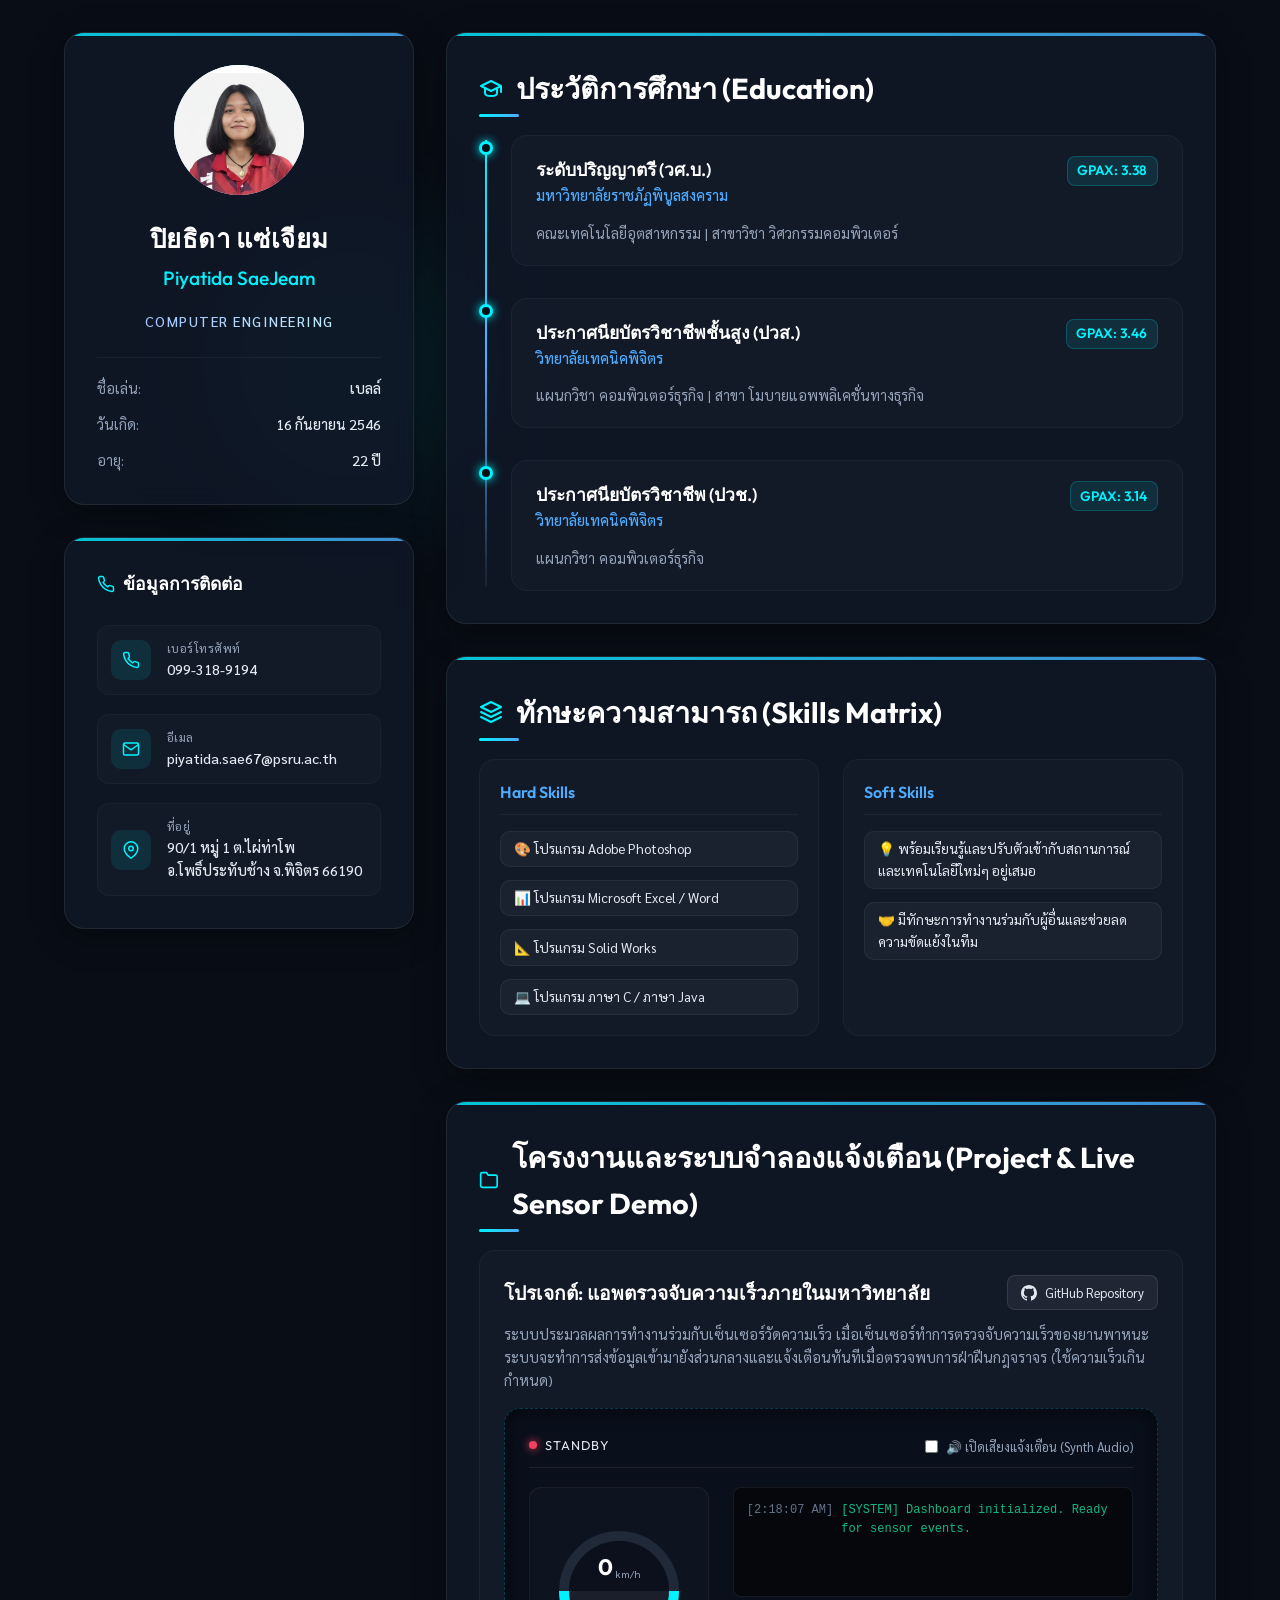
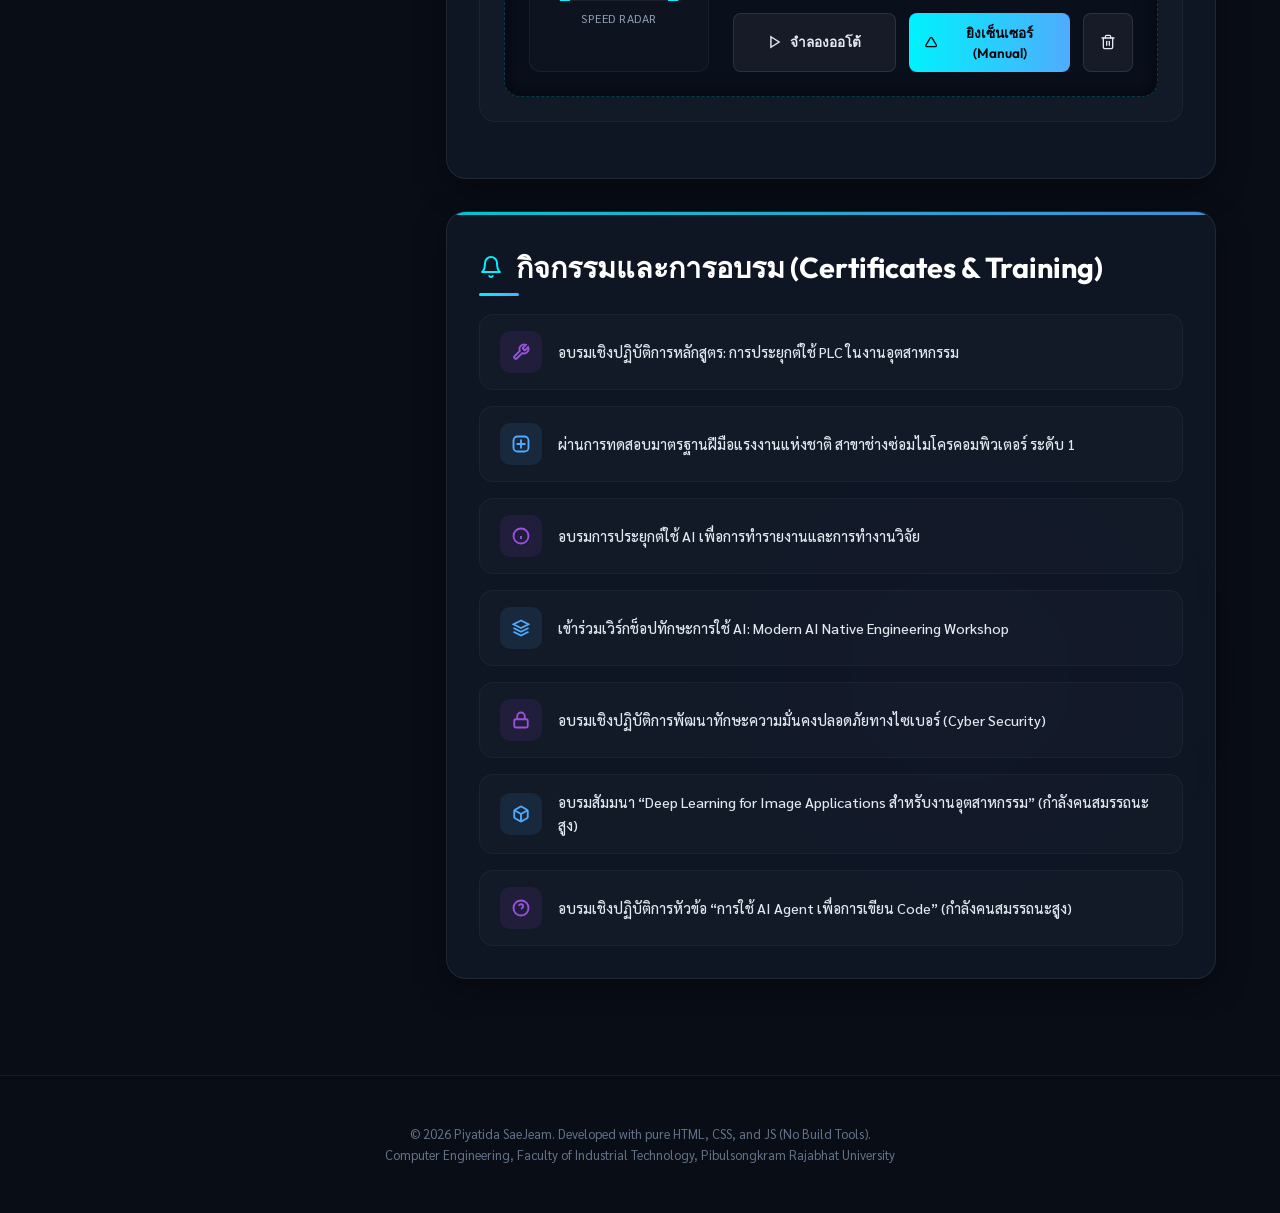
<file: index.html>
<!DOCTYPE html>
<html lang="th">
<head>
    <meta charset="UTF-8">
    <meta name="viewport" content="width=device-width, initial-scale=1.0">
    <meta name="description" content="แฟ้มสะสมผลงาน (Portfolio) และประวัติส่วนตัวของ ปิยธิดา แซ่เจียม (Piyatida SaeJeam) วิศวกรรมคอมพิวเตอร์">
    <meta name="author" content="Piyatida SaeJeam">
    <title>Piyatida SaeJeam | Interactive CV & Portfolio</title>
    
    <!-- Link to external styles -->
    <link rel="stylesheet" href="style.css">
</head>
<body>

    <div class="container">
        
        <!-- SIDEBAR CONTAINER -->
        <aside class="sidebar">
            
            <!-- Profile Card -->
            <div class="panel profile-card">
                <div class="profile-avatar-container">
                    <div class="profile-avatar-glow"></div>
                    <img src="profile.png?v=2" alt="ปิยธิดา แซ่เจียม (Piyatida SaeJeam)" class="profile-avatar">
                </div>
                
                <h1 class="profile-name-th">ปิยธิดา แซ่เจียม</h1>
                <div class="profile-name-en">Piyatida SaeJeam</div>
                <div class="profile-title">Computer Engineering</div>
                
                
                <div class="quick-info-list">
                    <div class="quick-info-item">
                        <span class="quick-info-label">ชื่อเล่น:</span>
                        <span class="quick-info-val">เบลล์</span>
                    </div>
                    <div class="quick-info-item">
                        <span class="quick-info-label">วันเกิด:</span>
                        <span class="quick-info-val">16 กันยายน 2546</span>
                    </div>
                    <div class="quick-info-item">
                        <span class="quick-info-label">อายุ:</span>
                        <span class="quick-info-val">22 ปี</span>
                    </div>
                </div>
            </div>
            
            <!-- Contact Panel -->
            <div class="panel contact-section">
                <h2 class="section-title-sm">
                    <svg width="18" height="18" viewBox="0 0 24 24" fill="none" stroke="currentColor" stroke-width="2" stroke-linecap="round" stroke-linejoin="round"><path d="M22 16.92v3a2 2 0 0 1-2.18 2 19.79 19.79 0 0 1-8.63-3.07 19.5 19.5 0 0 1-6-6 19.79 19.79 0 0 1-3.07-8.67A2 2 0 0 1 4.11 2h3a2 2 0 0 1 2 1.72 12.84 12.84 0 0 0 .7 2.81 2 2 0 0 1-.45 2.11L8.09 9.91a16 16 0 0 0 6 6l1.27-1.27a2 2 0 0 1 2.11-.45 12.84 12.84 0 0 0 2.81.7A2 2 0 0 1 22 16.92z"/></svg>
                    ข้อมูลการติดต่อ
                </h2>
                
                <a href="tel:0993189194" class="contact-link" id="contact-phone">
                    <div class="contact-icon">
                        <svg width="18" height="18" viewBox="0 0 24 24" fill="none" stroke="currentColor" stroke-width="2"><path d="M22 16.92v3a2 2 0 0 1-2.18 2 19.79 19.79 0 0 1-8.63-3.07 19.5 19.5 0 0 1-6-6 19.79 19.79 0 0 1-3.07-8.67A2 2 0 0 1 4.11 2h3a2 2 0 0 1 2 1.72 12.84 12.84 0 0 0 .7 2.81 2 2 0 0 1-.45 2.11L8.09 9.91a16 16 0 0 0 6 6l1.27-1.27a2 2 0 0 1 2.11-.45 12.84 12.84 0 0 0 2.81.7A2 2 0 0 1 22 16.92z"/></svg>
                    </div>
                    <div class="contact-details">
                        <span class="contact-label">เบอร์โทรศัพท์</span>
                        <span class="contact-value">099-318-9194</span>
                    </div>
                </a>
                
                <a href="mailto:piyatida.sae67@psru.ac.th" class="contact-link" id="contact-email">
                    <div class="contact-icon">
                        <svg width="18" height="18" viewBox="0 0 24 24" fill="none" stroke="currentColor" stroke-width="2"><path d="M4 4h16c1.1 0 2 .9 2 2v12c0 1.1-.9 2-2 2H4c-1.1 0-2-.9-2-2V6c0-1.1.9-2 2-2z"/><polyline points="22,6 12,13 2,6"/></svg>
                    </div>
                    <div class="contact-details">
                        <span class="contact-label">อีเมล</span>
                        <span class="contact-value">piyatida.sae67@psru.ac.th</span>
                    </div>
                </a>
                
                <div class="contact-link" style="cursor: default;" id="contact-address">
                    <div class="contact-icon">
                        <svg width="18" height="18" viewBox="0 0 24 24" fill="none" stroke="currentColor" stroke-width="2"><path d="M21 10c0 7-9 13-9 13s-9-6-9-13a9 9 0 0 1 18 0z"/><circle cx="12" cy="10" r="3"/></svg>
                    </div>
                    <div class="contact-details">
                        <span class="contact-label">ที่อยู่</span>
                        <span class="contact-value">90/1 หมู่ 1 ต.ไผ่ท่าโพ อ.โพธิ์ประทับช้าง จ.พิจิตร 66190</span>
                    </div>
                </div>
            </div>
            
        </aside>
        
        <!-- MAIN CONTENT CONTAINER -->
        <main class="main-content">
            
            <!-- Education Section -->
            <section class="panel" id="education-section">
                <h2 class="section-title">
                    <svg width="24" height="24" viewBox="0 0 24 24" fill="none" stroke="currentColor" stroke-width="2" stroke-linecap="round" stroke-linejoin="round"><path d="M22 10v6M2 10l10-5 10 5-10 5z"/><path d="M6 12v5c0 2 2 3 6 3s6-1 6-3v-5"/></svg>
                    ประวัติการศึกษา (Education)
                </h2>
                
                <div class="timeline">
                    <!-- Bachelor's -->
                    <div class="timeline-item">
                        <div class="timeline-dot"></div>
                        <div class="timeline-card">
                            <div class="timeline-header">
                                <div>
                                    <h3 class="degree-title">ระดับปริญญาตรี (วศ.บ.)</h3>
                                    <div class="institution">มหาวิทยาลัยราชภัฏพิบูลสงคราม</div>
                                </div>
                                <span class="gpa-badge">GPAX: 3.38</span>
                            </div>
                            <div class="education-details">
                                คณะเทคโนโลยีอุตสาหกรรม | สาขาวิชา วิศวกรรมคอมพิวเตอร์
                            </div>
                        </div>
                    </div>
                    
                    <!-- High Vocational -->
                    <div class="timeline-item">
                        <div class="timeline-dot"></div>
                        <div class="timeline-card">
                            <div class="timeline-header">
                                <div>
                                    <h3 class="degree-title">ประกาศนียบัตรวิชาชีพชั้นสูง (ปวส.)</h3>
                                    <div class="institution">วิทยาลัยเทคนิคพิจิตร</div>
                                </div>
                                <span class="gpa-badge">GPAX: 3.46</span>
                            </div>
                            <div class="education-details">
                                แผนกวิชา คอมพิวเตอร์ธุรกิจ | สาขา โมบายแอพพลิเคชั่นทางธุรกิจ
                            </div>
                        </div>
                    </div>
                    
                    <!-- Vocational -->
                    <div class="timeline-item">
                        <div class="timeline-dot"></div>
                        <div class="timeline-card">
                            <div class="timeline-header">
                                <div>
                                    <h3 class="degree-title">ประกาศนียบัตรวิชาชีพ (ปวช.)</h3>
                                    <div class="institution">วิทยาลัยเทคนิคพิจิตร</div>
                                </div>
                                <span class="gpa-badge">GPAX: 3.14</span>
                            </div>
                            <div class="education-details">
                                แผนกวิชา คอมพิวเตอร์ธุรกิจ
                            </div>
                        </div>
                    </div>
                </div>
            </section>
            
            <!-- Skills Section -->
            <section class="panel" id="skills-section">
                <h2 class="section-title">
                    <svg width="24" height="24" viewBox="0 0 24 24" fill="none" stroke="currentColor" stroke-width="2" stroke-linecap="round" stroke-linejoin="round"><polygon points="12 2 2 7 12 12 22 7 12 2"/><polyline points="2 17 12 22 22 17"/><polyline points="2 12 12 17 22 12"/></svg>
                    ทักษะความสามารถ (Skills Matrix)
                </h2>
                
                <div class="skills-grid">
                    <!-- Hard Skills -->
                    <div class="skill-category">
                        <h3 class="skill-category-title">Hard Skills</h3>
                        <div class="skill-list" style="flex-direction: column; align-items: flex-start; gap: 0.8rem;">
                            <span class="skill-tag" style="width: 100%;">🎨 โปรแกรม Adobe Photoshop</span>
                            <span class="skill-tag" style="width: 100%;">📊 โปรแกรม Microsoft Excel / Word</span>
                            <span class="skill-tag" style="width: 100%;">📐 โปรแกรม Solid Works</span>
                            <span class="skill-tag" style="width: 100%;">💻 โปรแกรม ภาษา C / ภาษา Java</span>
                        </div>
                    </div>
                    
                    <!-- Soft Skills -->
                    <div class="skill-category">
                        <h3 class="skill-category-title">Soft Skills</h3>
                        <div class="skill-list" style="flex-direction: column; align-items: flex-start; gap: 0.8rem;">
                            <span class="skill-tag" style="width: 100%;">💡 พร้อมเรียนรู้และปรับตัวเข้ากับสถานการณ์และเทคโนโลยีใหม่ๆ อยู่เสมอ</span>
                            <span class="skill-tag" style="width: 100%;">🤝 มีทักษะการทำงานร่วมกับผู้อื่นและช่วยลดความขัดแย้งในทีม</span>
                        </div>
                    </div>
                </div>
            </section>
            
            <!-- Project & Interactive Live Dashboard Section -->
            <section class="panel" id="project-section">
                <h2 class="section-title">
                    <svg width="24" height="24" viewBox="0 0 24 24" fill="none" stroke="currentColor" stroke-width="2" stroke-linecap="round" stroke-linejoin="round"><path d="M22 19a2 2 0 0 1-2 2H4a2 2 0 0 1-2-2V5a2 2 0 0 1 2-2h5l2 3h9a2 2 0 0 1 2 2z"/></svg>
                    โครงงานและระบบจำลองแจ้งเตือน (Project & Live Sensor Demo)
                </h2>
                
                <div class="project-card">
                    <div class="project-header">
                        <h3 class="project-title">โปรเจกต์: แอพตรวจจับความเร็วภายในมหาวิทยาลัย</h3>
                        <a href="https://github.com/little082003/ProjectV.4/tree/main" target="_blank" class="github-btn" rel="noopener noreferrer">
                            <svg width="16" height="16" viewBox="0 0 24 24" fill="currentColor"><path d="M12 0c-6.626 0-12 5.373-12 12 0 5.302 3.438 9.8 8.207 11.387.599.111.793-.261.793-.577v-2.234c-3.338.726-4.033-1.416-4.033-1.416-.546-1.387-1.333-1.756-1.333-1.756-1.089-.745.083-.729.083-.729 1.205.084 1.839 1.237 1.839 1.237 1.07 1.834 2.807 1.304 3.492.997.107-.775.418-1.305.762-1.604-2.665-.305-5.467-1.334-5.467-5.931 0-1.311.469-2.381 1.236-3.221-.124-.303-.535-1.524.117-3.176 0 0 1.008-.322 3.301 1.23.957-.266 1.983-.399 3.003-.404 1.02.005 2.047.138 3.006.404 2.291-1.552 3.297-1.23 3.297-1.23.653 1.653.242 2.874.118 3.176.77.84 1.235 1.911 1.235 3.221 0 4.609-2.807 5.624-5.479 5.921.43.372.823 1.102.823 2.222v3.293c0 .319.192.694.801.576 4.765-1.589 8.199-6.086 8.199-11.386 0-6.627-5.373-12-12-12z"/></svg>
                            GitHub Repository
                        </a>
                    </div>
                    <p class="project-desc">
                        ระบบประมวลผลการทำงานร่วมกับเซ็นเซอร์วัดความเร็ว เมื่อเซ็นเซอร์ทำการตรวจจับความเร็วของยานพาหนะ
                        ระบบจะทำการส่งข้อมูลเข้ามายังส่วนกลางและแจ้งเตือนทันทีเมื่อตรวจพบการฝ่าฝืนกฎจราจร (ใช้ความเร็วเกินกำหนด)
                    </p>
                    
                    <!-- SENSOR DASHBOARD WIDGET -->
                    <div class="sensor-dashboard">
                        <div class="dashboard-title-bar">
                            <span class="dashboard-status">
                                <span class="status-dot" id="status-dot"></span>
                                <span id="status-text">STANDBY</span>
                            </span>
                            
                            <!-- Sound control toggle -->
                            <label class="audio-toggle-container">
                                <input type="checkbox" id="audio-toggle">
                                🔊 เปิดเสียงแจ้งเตือน (Synth Audio)
                            </label>
                        </div>
                        
                        <div class="dashboard-grid">
                            <!-- Gauge -->
                            <div class="sensor-gauge-container">
                                <div class="gauge-wrapper">
                                    <div class="gauge-body"></div>
                                    <div class="gauge-fill" id="gauge-fill"></div>
                                    <div class="gauge-cover">
                                        <span class="gauge-value" id="gauge-value">0</span>
                                        <span class="gauge-unit">km/h</span>
                                    </div>
                                </div>
                                <span class="gauge-label">Speed Radar</span>
                            </div>
                            
                            <!-- Console & Buttons -->
                            <div class="sensor-controls">
                                <div class="console-container" id="console-logs">
                                    <!-- Log messages injected here -->
                                </div>
                                
                                <div class="control-buttons">
                                    <button class="btn btn-secondary" id="btn-simulate" title="Toggle automatic sensor trigger simulation">
                                        <svg width="14" height="14" viewBox="0 0 24 24" fill="none" stroke="currentColor" stroke-width="2.5"><polygon points="5 3 19 12 5 21 5 3"/></svg>
                                        จำลองออโต้
                                    </button>
                                    <button class="btn btn-primary" id="btn-trigger" title="Force trigger a speed violation immediately">
                                        <svg width="14" height="14" viewBox="0 0 24 24" fill="none" stroke="currentColor" stroke-width="2.5"><path d="M10.29 3.86L1.82 18a2 2 0 0 0 1.71 3h16.94a2 2 0 0 0 1.71-3L13.71 3.86a2 2 0 0 0-3.42 0z"/></svg>
                                        ยิงเซ็นเซอร์ (Manual)
                                    </button>
                                    <button class="btn btn-secondary" id="btn-clear" style="flex: 0 0 50px; padding: 0;" title="Clear console logs">
                                        <svg width="16" height="16" viewBox="0 0 24 24" fill="none" stroke="currentColor" stroke-width="2" stroke-linecap="round" stroke-linejoin="round"><polyline points="3 6 5 6 21 6"/><path d="M19 6v14a2 2 0 0 1-2 2H7a2 2 0 0 1-2-2V6m3 0V4a2 2 0 0 1 2-2h4a2 2 0 0 1 2 2v2"/><line x1="10" y1="11" x2="10" y2="17"/><line x1="14" y1="11" x2="14" y2="17"/></svg>
                                    </button>
                                </div>
                            </div>
                        </div>
                    </div>
                </div>
            </section>
            
            <!-- Activities Section -->
            <section class="panel" id="activities-section">
                <h2 class="section-title">
                    <svg width="24" height="24" viewBox="0 0 24 24" fill="none" stroke="currentColor" stroke-width="2" stroke-linecap="round" stroke-linejoin="round"><path d="M18 8A6 6 0 0 0 6 8c0 7-3 9-3 9h18s-3-2-3-9"/><path d="M13.73 21a2 2 0 0 1-3.46 0"/></svg>
                    กิจกรรมและการอบรม (Certificates & Training)
                </h2>
                
                <div class="activities-grid">
                    <div class="activity-card">
                        <div class="activity-badge">
                            <svg width="18" height="18" viewBox="0 0 24 24" fill="none" stroke="currentColor" stroke-width="2.5"><path d="M14.7 6.3a1 1 0 0 0 0 1.4l1.6 1.6a1 1 0 0 0 1.4 0l3.77-3.77a6 6 0 0 1-7.94 7.94l-6.91 6.91a2.12 2.12 0 0 1-3-3l6.91-6.91a6 6 0 0 1 7.94-7.94l-3.76 3.76z"/></svg>
                        </div>
                        <div class="activity-info">
                            <div class="activity-title">อบรมเชิงปฏิบัติการหลักสูตร: การประยุกต์ใช้ PLC ในงานอุตสาหกรรม</div>
                        </div>
                    </div>
                    
                    <div class="activity-card">
                        <div class="activity-badge">
                            <svg width="18" height="18" viewBox="0 0 24 24" fill="none" stroke="currentColor" stroke-width="2.5"><rect x="2" y="2" width="20" height="20" rx="5.5" ry="5.5"/><path d="M12 18V6M6 12h12"/></svg>
                        </div>
                        <div class="activity-info">
                            <div class="activity-title">ผ่านการทดสอบมาตรฐานฝีมือแรงงานแห่งชาติ สาขาช่างซ่อมไมโครคอมพิวเตอร์ ระดับ 1</div>
                        </div>
                    </div>
                    
                    <div class="activity-card">
                        <div class="activity-badge">
                            <svg width="18" height="18" viewBox="0 0 24 24" fill="none" stroke="currentColor" stroke-width="2.5"><circle cx="12" cy="12" r="10"/><path d="M12 16v-4M12 8h.01"/></svg>
                        </div>
                        <div class="activity-info">
                            <div class="activity-title">อบรมการประยุกต์ใช้ AI เพื่อการทำรายงานและการทำงานวิจัย</div>
                        </div>
                    </div>
                    
                    <div class="activity-card">
                        <div class="activity-badge">
                            <svg width="18" height="18" viewBox="0 0 24 24" fill="none" stroke="currentColor" stroke-width="2.5"><polygon points="12 2 2 7 12 12 22 7 12 2"/><polyline points="2 17 12 22 22 17"/><polyline points="2 12 12 17 22 12"/></svg>
                        </div>
                        <div class="activity-info">
                            <div class="activity-title">เข้าร่วมเวิร์กช็อปทักษะการใช้ AI: Modern AI Native Engineering Workshop</div>
                        </div>
                    </div>
                    
                    <div class="activity-card">
                        <div class="activity-badge">
                            <svg width="18" height="18" viewBox="0 0 24 24" fill="none" stroke="currentColor" stroke-width="2.5"><rect x="3" y="11" width="18" height="11" rx="2" ry="2"/><path d="M7 11V7a5 5 0 0 1 10 0v4"/></svg>
                        </div>
                        <div class="activity-info">
                            <div class="activity-title">อบรมเชิงปฏิบัติการพัฒนาทักษะความมั่นคงปลอดภัยทางไซเบอร์ (Cyber Security)</div>
                        </div>
                    </div>
                    
                    <div class="activity-card">
                        <div class="activity-badge">
                            <svg width="18" height="18" viewBox="0 0 24 24" fill="none" stroke="currentColor" stroke-width="2.5"><path d="M21 16V8a2 2 0 0 0-1-1.73l-7-4a2 2 0 0 0-2 0l-7 4A2 2 0 0 0 3 8v8a2 2 0 0 0 1 1.73l7 4a2 2 0 0 0 2 0l7-4A2 2 0 0 0 21 16z"/><polyline points="3.27 6.96 12 12.01 20.73 6.96"/><line x1="12" y1="22.08" x2="12" y2="12"/></svg>
                        </div>
                        <div class="activity-info">
                            <div class="activity-title">อบรมสัมมนา “Deep Learning for Image Applications สำหรับงานอุตสาหกรรม” (กำลังคนสมรรถนะสูง)</div>
                        </div>
                    </div>
                    
                    <div class="activity-card">
                        <div class="activity-badge">
                            <svg width="18" height="18" viewBox="0 0 24 24" fill="none" stroke="currentColor" stroke-width="2.5"><circle cx="12" cy="12" r="10"/><path d="M9.09 9a3 3 0 0 1 5.83 1c0 2-3 3-3 3"/><line x1="12" y1="17" x2="12.01" y2="17"/></svg>
                        </div>
                        <div class="activity-info">
                            <div class="activity-title">อบรมเชิงปฏิบัติการหัวข้อ “การใช้ AI Agent เพื่อการเขียน Code” (กำลังคนสมรรถนะสูง)</div>
                        </div>
                    </div>
                </div>
            </section>
            
        </main>
        
    </div>

    <!-- TOAST NOTIFICATION CONTAINER -->
    <div class="toast-container" id="toast-container"></div>

    <footer>
        <p>&copy; 2026 Piyatida SaeJeam. Developed with pure HTML, CSS, and JS (No Build Tools).</p>
        <p>Computer Engineering, Faculty of Industrial Technology, Pibulsongkram Rajabhat University</p>
    </footer>

    <!-- Link to JavaScript logics -->
    <script src="app.js"></script>
</body>
</html>
</file>
<file: style.css>
@import url('https://fonts.googleapis.com/css2?family=Outfit:wght@300;400;500;600;700;800&family=Sarabun:wght@300;400;500;600;700&display=swap');

:root {
    --bg-dark: #090d16;
    --bg-card: rgba(17, 25, 40, 0.75);
    --bg-card-hover: rgba(23, 33, 53, 0.85);
    --border-color: rgba(255, 255, 255, 0.08);
    --border-glow: rgba(0, 242, 254, 0.15);
    
    /* Neon Accents */
    --accent-cyan: #00f2fe;
    --accent-blue: #4facfe;
    --accent-purple: #9b51e0;
    --accent-emerald: #10b981;
    --accent-rose: #f43f5e;
    --accent-warning: #f59e0b;
    
    /* Text Colors */
    --text-title: #ffffff;
    --text-primary: #e2e8f0;
    --text-secondary: #94a3b8;
    --text-muted: #64748b;
    
    /* Font Families */
    --font-heading: 'Outfit', sans-serif;
    --font-body: 'Sarabun', sans-serif;
    
    /* Shadow and Blur */
    --card-shadow: 0 8px 32px 0 rgba(0, 0, 0, 0.37);
    --glass-blur: blur(12px);
    --transition-speed: 0.3s;
}

* {
    margin: 0;
    padding: 0;
    box-sizing: border-box;
}

html {
    scroll-behavior: smooth;
    background-color: var(--bg-dark);
    font-family: var(--font-body);
    color: var(--text-primary);
}

body {
    min-height: 100vh;
    overflow-x: hidden;
    position: relative;
    line-height: 1.6;
}

/* Ambient Background Lights */
body::before {
    content: '';
    position: absolute;
    top: 5%;
    left: 10%;
    width: 35vw;
    height: 35vw;
    background: radial-gradient(circle, rgba(0, 242, 254, 0.1) 0%, rgba(79, 172, 254, 0) 70%);
    z-index: -1;
    pointer-events: none;
    filter: blur(40px);
    animation: floatLight 20s infinite alternate;
}

body::after {
    content: '';
    position: absolute;
    bottom: 10%;
    right: 5%;
    width: 40vw;
    height: 40vw;
    background: radial-gradient(circle, rgba(155, 81, 224, 0.08) 0%, rgba(244, 63, 94, 0) 70%);
    z-index: -1;
    pointer-events: none;
    filter: blur(40px);
    animation: floatLight 25s infinite alternate-reverse;
}

@keyframes floatLight {
    0% { transform: translate(0, 0) scale(1); }
    100% { transform: translate(5%, 5%) scale(1.1); }
}

/* Scrollbar styling */
::-webkit-scrollbar {
    width: 8px;
}
::-webkit-scrollbar-track {
    background: var(--bg-dark);
}
::-webkit-scrollbar-thumb {
    background: rgba(255, 255, 255, 0.1);
    border-radius: 4px;
}
::-webkit-scrollbar-thumb:hover {
    background: var(--accent-cyan);
}

/* Grid & Layout System */
.container {
    max-width: 1200px;
    margin: 0 auto;
    padding: 2rem 1.5rem;
    display: grid;
    grid-template-columns: 350px 1fr;
    gap: 2rem;
}

@media (max-width: 968px) {
    .container {
        grid-template-columns: 1fr;
    }
}

/* Glassmorphism Panel styles */
.panel {
    background: var(--bg-card);
    backdrop-filter: var(--glass-blur);
    -webkit-backdrop-filter: var(--glass-blur);
    border: 1px solid var(--border-color);
    border-radius: 20px;
    padding: 2rem;
    box-shadow: var(--card-shadow);
    transition: all var(--transition-speed) cubic-bezier(0.4, 0, 0.2, 1);
    position: relative;
    overflow: hidden;
}

.panel::before {
    content: '';
    position: absolute;
    top: 0;
    left: 0;
    right: 0;
    height: 3px;
    background: linear-gradient(90deg, var(--accent-cyan), var(--accent-blue));
    opacity: 0.8;
}

.panel:hover {
    border-color: rgba(0, 242, 254, 0.25);
    box-shadow: 0 12px 40px 0 rgba(0, 242, 254, 0.08);
}

/* Sidebar Section */
.sidebar {
    display: flex;
    flex-direction: column;
    gap: 2rem;
}

.profile-card {
    text-align: center;
    display: flex;
    flex-direction: column;
    align-items: center;
}

.profile-avatar-container {
    position: relative;
    width: 130px;
    height: 130px;
    margin-bottom: 1.5rem;
    border-radius: 50%;
    overflow: hidden;
    background: #ffffff;
}

.profile-avatar {
    width: 100%;
    height: 100%;
    object-fit: cover;
    object-position: center 15%;
    position: relative;
    z-index: 2;
    display: block;
}

.profile-avatar-glow {
    position: absolute;
    top: -5px;
    left: -5px;
    right: -5px;
    bottom: -5px;
    border-radius: 50%;
    background: linear-gradient(135deg, var(--accent-cyan), var(--accent-blue), var(--accent-purple));
    z-index: 1;
    filter: blur(8px);
    opacity: 0.6;
    animation: rotateGlow 6s linear infinite;
}

@keyframes rotateGlow {
    0% { transform: rotate(0deg); }
    100% { transform: rotate(360deg); }
}

.profile-name-th {
    font-family: var(--font-heading);
    font-size: 1.6rem;
    font-weight: 700;
    color: var(--text-title);
    margin-bottom: 0.2rem;
    letter-spacing: 0.5px;
}

.profile-name-en {
    font-family: var(--font-heading);
    font-size: 1.2rem;
    color: var(--accent-cyan);
    margin-bottom: 1rem;
    font-weight: 500;
}

.profile-title {
    font-size: 0.9rem;
    font-weight: 500;
    text-transform: uppercase;
    letter-spacing: 1.5px;
    background: linear-gradient(90deg, #a1c4fd 0%, #c2e9fb 100%);
    -webkit-background-clip: text;
    -webkit-text-fill-color: transparent;
    margin-bottom: 1.5rem;
}

.quick-info-list {
    width: 100%;
    border-top: 1px solid rgba(255, 255, 255, 0.05);
    padding-top: 1.2rem;
    display: flex;
    flex-direction: column;
    gap: 0.8rem;
    text-align: left;
}

.quick-info-item {
    display: flex;
    justify-content: space-between;
    font-size: 0.9rem;
}

.quick-info-label {
    color: var(--text-secondary);
}

.quick-info-val {
    color: var(--text-primary);
    font-weight: 500;
}

/* Contact Info */
.contact-section {
    display: flex;
    flex-direction: column;
    gap: 1.2rem;
}

.section-title-sm {
    font-family: var(--font-heading);
    font-size: 1.1rem;
    font-weight: 600;
    color: var(--text-title);
    display: flex;
    align-items: center;
    gap: 0.5rem;
    margin-bottom: 0.5rem;
}

.section-title-sm svg {
    color: var(--accent-cyan);
}

.contact-link {
    display: flex;
    align-items: center;
    gap: 1rem;
    color: var(--text-primary);
    text-decoration: none;
    padding: 0.8rem;
    border-radius: 12px;
    background: rgba(255, 255, 255, 0.02);
    border: 1px solid rgba(255, 255, 255, 0.03);
    transition: all var(--transition-speed);
}

.contact-link:hover {
    background: rgba(0, 242, 254, 0.05);
    border-color: rgba(0, 242, 254, 0.2);
    transform: translateX(5px);
}

.contact-icon {
    width: 40px;
    height: 40px;
    border-radius: 10px;
    background: rgba(0, 242, 254, 0.1);
    color: var(--accent-cyan);
    display: flex;
    align-items: center;
    justify-content: center;
    flex-shrink: 0;
}

.contact-details {
    display: flex;
    flex-direction: column;
}

.contact-label {
    font-size: 0.75rem;
    color: var(--text-secondary);
    text-transform: uppercase;
    letter-spacing: 0.5px;
}

.contact-value {
    font-size: 0.9rem;
    font-weight: 500;
    word-break: break-word;
}

/* Main Content Area */
.main-content {
    display: flex;
    flex-direction: column;
    gap: 2rem;
}

/* Typography elements */
.section-title {
    font-family: var(--font-heading);
    font-size: 1.8rem;
    font-weight: 700;
    color: var(--text-title);
    margin-bottom: 1.5rem;
    display: flex;
    align-items: center;
    gap: 0.8rem;
    position: relative;
}

.section-title svg {
    color: var(--accent-cyan);
}

.section-title::after {
    content: '';
    position: absolute;
    bottom: -6px;
    left: 0;
    width: 40px;
    height: 3px;
    background: linear-gradient(90deg, var(--accent-cyan), var(--accent-blue));
    border-radius: 2px;
}

/* Education Timeline */
.timeline {
    position: relative;
    padding-left: 2rem;
    display: flex;
    flex-direction: column;
    gap: 2rem;
}

.timeline::before {
    content: '';
    position: absolute;
    left: 6px;
    top: 5px;
    bottom: 5px;
    width: 2px;
    background: linear-gradient(180deg, var(--accent-cyan) 0%, var(--accent-blue) 50%, rgba(255,255,255,0.05) 100%);
}

.timeline-item {
    position: relative;
}

.timeline-dot {
    position: absolute;
    left: -2rem;
    top: 6px;
    width: 14px;
    height: 14px;
    border-radius: 50%;
    background: var(--bg-dark);
    border: 3px solid var(--accent-cyan);
    box-shadow: 0 0 10px var(--accent-cyan);
    transition: all var(--transition-speed);
}

.timeline-item:hover .timeline-dot {
    background: var(--accent-cyan);
    transform: scale(1.2);
}

.timeline-card {
    background: rgba(255, 255, 255, 0.02);
    border: 1px solid rgba(255, 255, 255, 0.04);
    border-radius: 16px;
    padding: 1.25rem 1.5rem;
    transition: all var(--transition-speed);
}

.timeline-card:hover {
    background: rgba(255, 255, 255, 0.04);
    border-color: rgba(255, 255, 255, 0.1);
    transform: translateY(-2px);
}

.timeline-header {
    display: flex;
    justify-content: space-between;
    align-items: flex-start;
    flex-wrap: wrap;
    gap: 0.5rem;
    margin-bottom: 0.5rem;
}

.degree-title {
    font-family: var(--font-heading);
    font-size: 1.1rem;
    font-weight: 600;
    color: var(--text-title);
}

.institution {
    font-size: 0.9rem;
    color: var(--accent-blue);
    font-weight: 500;
    margin-bottom: 0.4rem;
}

.gpa-badge {
    background: rgba(0, 242, 254, 0.1);
    border: 1px solid rgba(0, 242, 254, 0.2);
    color: var(--accent-cyan);
    padding: 0.2rem 0.6rem;
    border-radius: 8px;
    font-family: var(--font-heading);
    font-size: 0.85rem;
    font-weight: 600;
}

.education-details {
    font-size: 0.9rem;
    color: var(--text-secondary);
}

/* Skills Section */
.skills-grid {
    display: grid;
    grid-template-columns: repeat(auto-fit, minmax(220px, 1fr));
    gap: 1.5rem;
}

.skill-category {
    background: rgba(255, 255, 255, 0.02);
    border: 1px solid rgba(255, 255, 255, 0.04);
    border-radius: 16px;
    padding: 1.25rem;
}

.skill-category-title {
    font-family: var(--font-heading);
    font-size: 1rem;
    font-weight: 600;
    color: var(--accent-blue);
    margin-bottom: 1rem;
    border-bottom: 1px solid rgba(255, 255, 255, 0.05);
    padding-bottom: 0.5rem;
}

.skill-list {
    display: flex;
    flex-wrap: wrap;
    gap: 0.6rem;
}

.skill-tag {
    background: rgba(255, 255, 255, 0.04);
    border: 1px solid rgba(255, 255, 255, 0.06);
    border-radius: 10px;
    padding: 0.4rem 0.8rem;
    font-size: 0.85rem;
    color: var(--text-primary);
    transition: all var(--transition-speed);
}

.skill-tag:hover {
    background: rgba(0, 242, 254, 0.08);
    border-color: rgba(0, 242, 254, 0.3);
    color: var(--accent-cyan);
    transform: translateY(-2px);
    box-shadow: 0 4px 12px rgba(0, 242, 254, 0.15);
}

/* Projects Section */
.project-card {
    background: rgba(255, 255, 255, 0.02);
    border: 1px solid rgba(255, 255, 255, 0.04);
    border-radius: 16px;
    padding: 1.5rem;
    margin-bottom: 1.5rem;
    position: relative;
    transition: all var(--transition-speed);
}

.project-card:hover {
    background: rgba(255, 255, 255, 0.04);
    border-color: rgba(79, 172, 254, 0.3);
}

.project-header {
    display: flex;
    justify-content: space-between;
    align-items: center;
    margin-bottom: 0.8rem;
}

.project-title {
    font-family: var(--font-heading);
    font-size: 1.2rem;
    font-weight: 600;
    color: var(--text-title);
}

.github-btn {
    display: inline-flex;
    align-items: center;
    gap: 0.5rem;
    background: rgba(255, 255, 255, 0.06);
    border: 1px solid rgba(255, 255, 255, 0.1);
    color: var(--text-primary);
    text-decoration: none;
    font-size: 0.8rem;
    padding: 0.4rem 0.8rem;
    border-radius: 8px;
    transition: all var(--transition-speed);
}

.github-btn:hover {
    background: #ffffff;
    color: #000000;
    border-color: #ffffff;
    transform: translateY(-2px);
}

.project-desc {
    font-size: 0.9rem;
    color: var(--text-secondary);
    margin-bottom: 1rem;
}

/* Sensor Dashboard Widget */
.sensor-dashboard {
    background: rgba(10, 15, 28, 0.85);
    border: 1px dashed rgba(0, 242, 254, 0.2);
    border-radius: 16px;
    padding: 1.5rem;
    margin-top: 1rem;
    box-shadow: inset 0 0 20px rgba(0, 0, 0, 0.6);
}

.dashboard-title-bar {
    display: flex;
    justify-content: space-between;
    align-items: center;
    margin-bottom: 1.2rem;
    border-bottom: 1px solid rgba(255, 255, 255, 0.08);
    padding-bottom: 0.6rem;
}

.dashboard-status {
    display: flex;
    align-items: center;
    gap: 0.5rem;
    font-family: var(--font-heading);
    font-size: 0.8rem;
    text-transform: uppercase;
    letter-spacing: 1px;
}

.status-dot {
    width: 8px;
    height: 8px;
    border-radius: 50%;
    background: var(--accent-rose);
    box-shadow: 0 0 8px var(--accent-rose);
}

.status-dot.active {
    background: var(--accent-emerald);
    box-shadow: 0 0 8px var(--accent-emerald);
    animation: pulse 1.5s infinite alternate;
}

@keyframes pulse {
    0% { transform: scale(0.9); opacity: 0.6; }
    100% { transform: scale(1.1); opacity: 1; }
}

.dashboard-grid {
    display: grid;
    grid-template-columns: 180px 1fr;
    gap: 1.5rem;
}

@media (max-width: 640px) {
    .dashboard-grid {
        grid-template-columns: 1fr;
    }
}

.sensor-gauge-container {
    display: flex;
    flex-direction: column;
    align-items: center;
    justify-content: center;
    background: rgba(255, 255, 255, 0.02);
    border: 1px solid rgba(255, 255, 255, 0.05);
    border-radius: 12px;
    padding: 1rem;
}

/* Semi-circle Speedometer Gauge */
.gauge-wrapper {
    position: relative;
    width: 120px;
    height: 70px;
    overflow: hidden;
}

.gauge-body {
    position: absolute;
    top: 0;
    left: 0;
    width: 120px;
    height: 120px;
    border-radius: 50%;
    background: rgba(255, 255, 255, 0.05);
    border: 10px solid #1f2937;
    border-bottom-color: transparent;
    border-left-color: transparent;
    transform: rotate(-45deg);
    transition: all 0.5s ease;
}

.gauge-fill {
    position: absolute;
    top: 0;
    left: 0;
    width: 120px;
    height: 120px;
    border-radius: 50%;
    border: 10px solid transparent;
    border-bottom-color: var(--accent-cyan);
    border-left-color: var(--accent-cyan);
    transform: rotate(-45deg); /* Overwritten by JS based on speed value */
    transition: transform 0.5s cubic-bezier(0.4, 0, 0.2, 1);
}

.gauge-cover {
    position: absolute;
    top: 10px;
    left: 10px;
    width: 100px;
    height: 50px;
    background: #0b101c;
    border-radius: 50px 50px 0 0;
    display: flex;
    align-items: flex-end;
    justify-content: center;
    padding-bottom: 5px;
}

.gauge-value {
    font-family: var(--font-heading);
    font-size: 1.4rem;
    font-weight: 700;
    color: var(--text-title);
}

.gauge-unit {
    font-size: 0.65rem;
    color: var(--text-secondary);
    margin-left: 2px;
    margin-bottom: 3px;
}

.gauge-label {
    margin-top: 0.5rem;
    font-size: 0.75rem;
    color: var(--text-secondary);
    text-transform: uppercase;
    letter-spacing: 0.5px;
}

.sensor-controls {
    display: flex;
    flex-direction: column;
    gap: 1rem;
}

.console-container {
    background: #05070c;
    border: 1px solid rgba(255, 255, 255, 0.08);
    border-radius: 8px;
    padding: 0.8rem;
    height: 110px;
    overflow-y: auto;
    font-family: monospace;
    font-size: 0.75rem;
    color: #38bdf8;
    display: flex;
    flex-direction: column;
    gap: 0.3rem;
}

.console-line {
    display: flex;
    gap: 0.5rem;
}

.console-time {
    color: #64748b;
    flex-shrink: 0;
}

.console-msg-warn {
    color: var(--accent-warning);
}

.console-msg-danger {
    color: var(--accent-rose);
    font-weight: bold;
}

.console-msg-info {
    color: var(--accent-emerald);
}

.control-buttons {
    display: flex;
    gap: 0.8rem;
}

.btn {
    flex: 1;
    font-family: var(--font-heading);
    font-size: 0.85rem;
    font-weight: 600;
    padding: 0.6rem 1rem;
    border-radius: 8px;
    border: none;
    cursor: pointer;
    transition: all var(--transition-speed);
    display: flex;
    align-items: center;
    justify-content: center;
    gap: 0.5rem;
}

.btn-primary {
    background: linear-gradient(90deg, var(--accent-cyan), var(--accent-blue));
    color: #05070c;
}

.btn-primary:hover {
    box-shadow: 0 0 15px rgba(0, 242, 254, 0.4);
    transform: translateY(-1px);
}

.btn-secondary {
    background: rgba(255, 255, 255, 0.05);
    border: 1px solid rgba(255, 255, 255, 0.1);
    color: var(--text-primary);
}

.btn-secondary:hover {
    background: rgba(255, 255, 255, 0.1);
    border-color: rgba(255, 255, 255, 0.2);
}

/* Audio toggle indicator */
.audio-toggle-container {
    display: flex;
    align-items: center;
    gap: 0.5rem;
    font-size: 0.8rem;
    color: var(--text-secondary);
    cursor: pointer;
    user-select: none;
    margin-top: 0.2rem;
}

.audio-toggle-container input {
    cursor: pointer;
}

/* Toast Notification Manager */
.toast-container {
    position: fixed;
    bottom: 2rem;
    right: 2rem;
    display: flex;
    flex-direction: column;
    gap: 0.8rem;
    z-index: 9999;
    pointer-events: none;
    max-width: 320px;
    width: 100%;
}

@media (max-width: 480px) {
    .toast-container {
        bottom: 1rem;
        right: 1rem;
        left: 1rem;
        max-width: none;
        width: auto;
    }
}

.toast {
    background: rgba(15, 23, 42, 0.95);
    backdrop-filter: var(--glass-blur);
    border: 1px solid var(--border-color);
    border-radius: 12px;
    padding: 1rem;
    box-shadow: 0 10px 25px -5px rgba(0,0,0,0.5);
    display: flex;
    align-items: center;
    gap: 0.8rem;
    transform: translateY(50px);
    opacity: 0;
    pointer-events: auto;
    animation: toastIn 0.35s cubic-bezier(0.34, 1.56, 0.64, 1) forwards;
}

.toast.removing {
    animation: toastOut 0.3s ease forwards;
}

@keyframes toastIn {
    to {
        transform: translateY(0);
        opacity: 1;
    }
}

@keyframes toastOut {
    to {
        transform: scale(0.9);
        opacity: 0;
    }
}

.toast-icon {
    width: 36px;
    height: 36px;
    border-radius: 8px;
    display: flex;
    align-items: center;
    justify-content: center;
    flex-shrink: 0;
}

.toast-info {
    border-left: 4px solid var(--accent-cyan);
}
.toast-info .toast-icon {
    background: rgba(0, 242, 254, 0.1);
    color: var(--accent-cyan);
}

.toast-warning {
    border-left: 4px solid var(--accent-warning);
}
.toast-warning .toast-icon {
    background: rgba(245, 158, 11, 0.1);
    color: var(--accent-warning);
}

.toast-danger {
    border-left: 4px solid var(--accent-rose);
    animation: shake 0.3s ease;
}
.toast-danger .toast-icon {
    background: rgba(244, 63, 148, 0.15);
    color: var(--accent-rose);
}

@keyframes shake {
    0%, 100% { transform: translateX(0); }
    25% { transform: translateX(-4px); }
    75% { transform: translateX(4px); }
}

.toast-content {
    flex: 1;
}

.toast-title {
    font-family: var(--font-heading);
    font-size: 0.85rem;
    font-weight: 700;
    color: var(--text-title);
    margin-bottom: 0.15rem;
}

.toast-desc {
    font-size: 0.75rem;
    color: var(--text-secondary);
}

/* Activities List */
.activities-grid {
    display: grid;
    grid-template-columns: 1fr;
    gap: 1rem;
}

.activity-card {
    background: rgba(255, 255, 255, 0.02);
    border: 1px solid rgba(255, 255, 255, 0.04);
    border-radius: 14px;
    padding: 1rem 1.25rem;
    display: flex;
    align-items: center;
    gap: 1rem;
    transition: all var(--transition-speed);
}

.activity-card:hover {
    background: rgba(255, 255, 255, 0.04);
    border-color: rgba(155, 81, 224, 0.25);
    transform: translateX(3px);
}

.activity-badge {
    width: 42px;
    height: 42px;
    border-radius: 10px;
    background: rgba(155, 81, 224, 0.1);
    color: var(--accent-purple);
    display: flex;
    align-items: center;
    justify-content: center;
    flex-shrink: 0;
}

.activity-card:nth-child(even) .activity-badge {
    background: rgba(79, 172, 254, 0.1);
    color: var(--accent-blue);
}

.activity-info {
    flex: 1;
}

.activity-title {
    font-size: 0.9rem;
    font-weight: 500;
    color: var(--text-primary);
}

/* Footer Section */
footer {
    text-align: center;
    padding: 3rem 0;
    font-size: 0.8rem;
    color: var(--text-muted);
    border-top: 1px solid rgba(255, 255, 255, 0.05);
    margin-top: 4rem;
}

footer a {
    color: var(--accent-cyan);
    text-decoration: none;
}

footer a:hover {
    text-decoration: underline;
}
</file>
